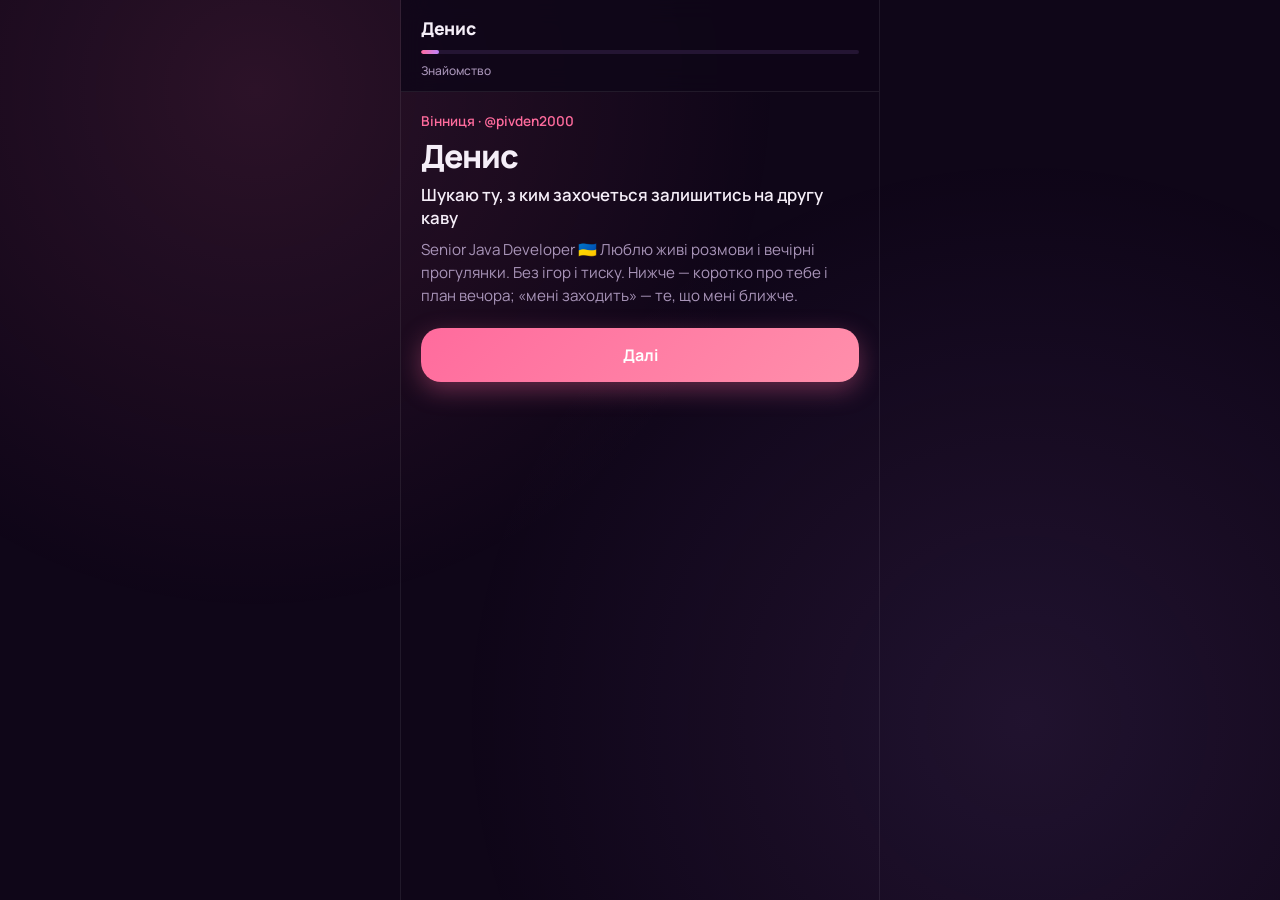
<file: index.html>
<!DOCTYPE html>
<html lang="uk">
<head>
  <meta charset="UTF-8">
  <meta name="viewport" content="width=device-width, initial-scale=1.0, maximum-scale=1.0, user-scalable=no">
  <meta name="theme-color" content="#1a0a2e">
  <meta name="description" content="Денис · побачення у Вінниці">
  <title>Денис · Вінниця</title>
  <link rel="icon" href="favicon.svg" type="image/svg+xml">
  <link rel="apple-touch-icon" href="favicon.svg">
  <link rel="preconnect" href="https://fonts.googleapis.com">
  <link rel="preconnect" href="https://fonts.gstatic.com" crossorigin>
  <link href="https://fonts.googleapis.com/css2?family=Manrope:wght@400;500;600;700;800&display=swap" rel="stylesheet">
  <link rel="stylesheet" href="css/style.css">
</head>
<body>
  <div class="app">
    <header class="header" id="header">
      <div class="header__brand" id="brand"></div>
      <div class="header__progress">
        <div class="header__progress-bar" id="progressBar"></div>
      </div>
      <div class="header__step" id="stepLabel"></div>
    </header>

    <main class="main" id="main">
      <!-- Intro: her photos + short bio -->
      <section class="step step--active" data-screen="intro">
        <div class="intro">
          <div class="intro__gallery" id="introGallery">
            <div class="intro__slides" id="introSlides"></div>
            <button type="button" class="intro__nav intro__nav--prev" id="introPrev" aria-label="Previous photo"></button>
            <button type="button" class="intro__nav intro__nav--next" id="introNext" aria-label="Next photo"></button>
            <div class="intro__counter" id="introCounter"></div>
          </div>
          <div class="intro__dots" id="introDots"></div>
          <div class="intro__meta" id="introMeta"></div>
          <h1 class="intro__title" id="introTitle"></h1>
          <p class="intro__tagline" id="introTagline"></p>
          <p class="intro__text" id="introText"></p>
          <button class="btn btn--primary btn--large" id="startBtn"></button>
        </div>
      </section>

      <!-- When -->
      <section class="step" data-screen="when">
        <h2 class="step__title" id="whenTitle"></h2>
        <p class="step__subtitle" id="whenSub"></p>
        <form class="form" id="datetimeForm">
          <label class="field">
            <span class="field__label" id="labelDate"></span>
            <input class="field__input" type="date" name="date" id="dateInput" required>
          </label>
          <label class="field">
            <span class="field__label" id="labelTime"></span>
            <input class="field__input" type="time" name="time" id="timeInput" value="19:00" required>
          </label>
          <div class="chips" id="timeChips">
            <button type="button" class="chip" data-time="17:00">17:00</button>
            <button type="button" class="chip" data-time="18:00">18:00</button>
            <button type="button" class="chip chip--active" data-time="19:00">19:00</button>
            <button type="button" class="chip" data-time="20:00">20:00</button>
            <button type="button" class="chip" data-time="21:00">21:00</button>
          </div>
          <button class="btn btn--primary btn--large" type="submit" id="datetimeNextBtn"></button>
        </form>
      </section>

      <!-- Branching choices (reused) -->
      <section class="step" data-screen="question">
        <h2 class="step__title" id="questionTitle"></h2>
        <p class="step__subtitle" id="questionSub"></p>
        <div class="choice" id="choiceList"></div>
        <button class="btn btn--primary btn--large choice__next" id="multiNextBtn" type="button" hidden disabled></button>
      </section>

      <!-- Application -->
      <section class="step" data-screen="apply">
        <h2 class="step__title" id="applyTitle"></h2>
        <p class="step__subtitle" id="applySub"></p>
        <div class="summary__card" id="previewCard"></div>
        <form class="form" id="applyForm">
          <label class="field">
            <span class="field__label" id="labelInstagram"></span>
            <input class="field__input" type="text" name="instagram" id="instagramInput" required inputmode="text" autocomplete="username" maxlength="40">
          </label>
          <label class="field">
            <span class="field__label" id="labelWhyMe"></span>
            <textarea class="field__textarea field__textarea--short" name="whyMe" id="whyMeInput" rows="3" maxlength="400"></textarea>
          </label>
          <button class="btn btn--primary btn--large" type="submit" id="submitBtn"></button>
        </form>
      </section>

      <!-- Match -->
      <section class="step" data-screen="match">
        <div class="match">
          <div class="match__photos">
            <div class="match__photo match__photo--me" id="matchPhotoMe"></div>
            <div class="match__heart">💕</div>
            <div class="match__photo match__photo--her" id="matchPhotoHer"></div>
          </div>
          <h2 class="match__title">It's a match!</h2>
          <p class="match__sub" id="matchSub"></p>
          <button class="btn btn--primary btn--large" id="matchContinueBtn">Далі</button>
        </div>
      </section>

      <!-- Done -->
      <section class="step" data-screen="done">
        <div class="done">
          <div class="done__icon">💌</div>
          <h2 class="step__title" id="doneTitle"></h2>
          <p class="step__subtitle" id="doneText"></p>
          <a class="done__instagram" id="doneInstagram" href="" target="_blank"></a>
          <p class="done__hint" id="doneHint"></p>
        </div>
      </section>
    </main>
  </div>

  <div class="toast" id="toast"></div>

  <script src="js/config.js?v=19"></script>
  <script src="js/crypto.js?v=19"></script>
  <script src="js/storage.js?v=19"></script>
  <script src="js/i18n.js?v=19"></script>
  <script src="js/data.js?v=19"></script>
  <script src="js/app.js?v=19"></script>
</body>
</html>
</file>
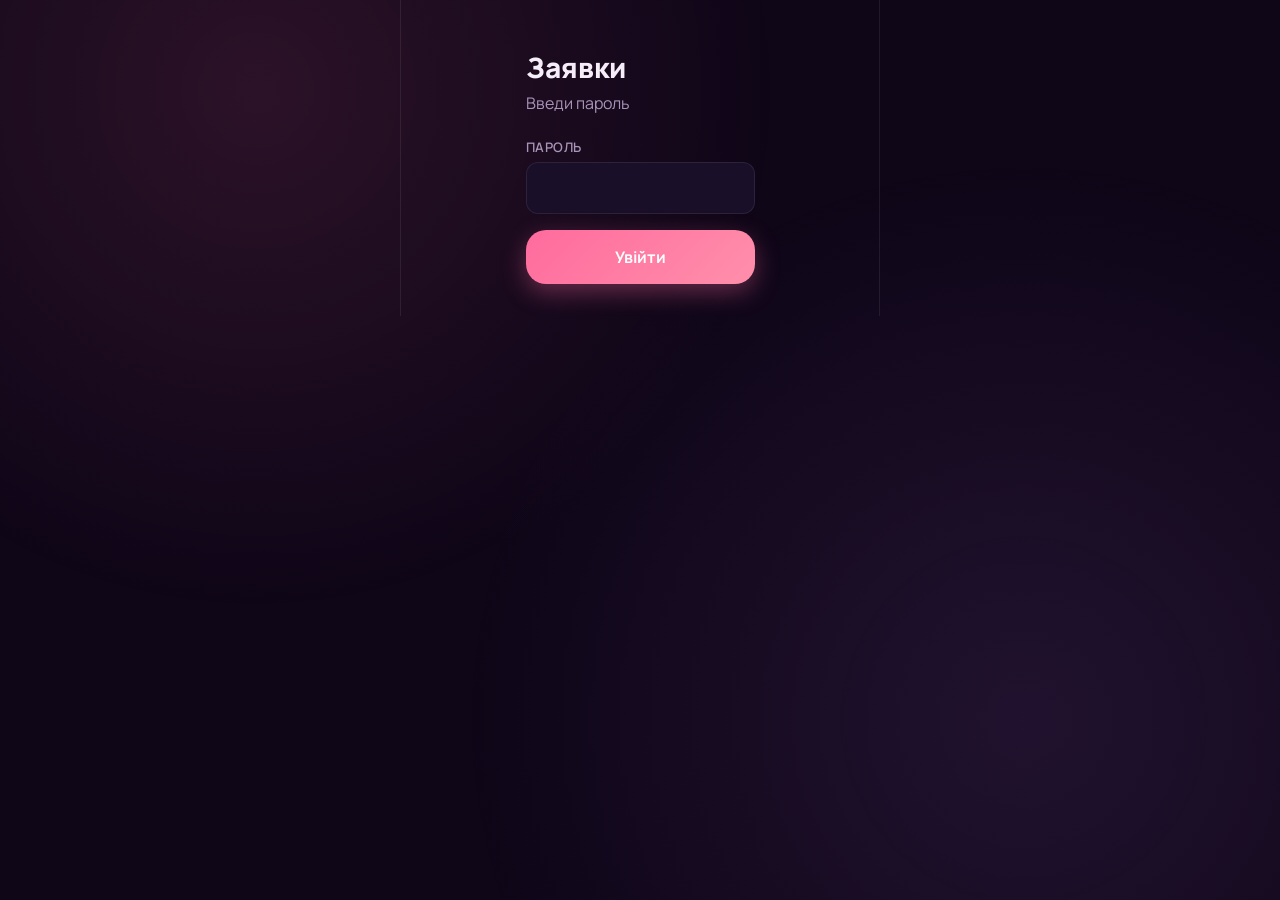
<file: inbox.html>
<!DOCTYPE html>
<html lang="uk">
<head>
  <meta charset="UTF-8">
  <meta name="viewport" content="width=device-width, initial-scale=1.0">
  <meta name="robots" content="noindex">
  <meta name="theme-color" content="#1a0a2e">
  <title>Заявки</title>
  <link rel="icon" href="favicon.svg" type="image/svg+xml">
  <link rel="apple-touch-icon" href="favicon.svg">
  <link rel="preconnect" href="https://fonts.googleapis.com">
  <link href="https://fonts.googleapis.com/css2?family=Manrope:wght@400;500;600;700;800&display=swap" rel="stylesheet">
  <link rel="stylesheet" href="css/style.css">
  <link rel="stylesheet" href="css/inbox.css">
</head>
<body>
  <div class="app inbox-app">
    <section class="inbox-login" id="loginScreen">
      <h1 class="inbox-login__title">Заявки</h1>
      <p class="inbox-login__sub">Введи пароль</p>
      <form class="form" id="loginForm">
        <label class="field">
          <span class="field__label">Пароль</span>
          <input class="field__input" type="password" id="passwordInput" autocomplete="current-password" required>
        </label>
        <p class="inbox-login__error" id="loginError" hidden>Невірний пароль</p>
        <button class="btn btn--primary btn--large" type="submit">Увійти</button>
      </form>
    </section>

    <div id="inboxScreen">
      <header class="header">
        <div class="header__brand">Заявки</div>
        <div class="inbox-toolbar">
          <button type="button" class="btn btn--ghost" id="logoutBtn">Вийти</button>
          <button type="button" class="btn btn--primary" id="refreshBtn">Оновити</button>
        </div>
      </header>

      <main class="inbox-main">
        <div class="inbox-tabs" role="tablist">
          <button type="button" class="inbox-tab inbox-tab--active" data-folder="active" id="tabActive">Вхідні</button>
          <button type="button" class="inbox-tab" data-folder="trash" id="tabTrash">Корзина</button>
        </div>
        <p class="inbox-status" id="status">Завантаження…</p>
        <div class="inbox-list" id="list"></div>
      </main>
    </div>
  </div>

  <script src="js/config.js?v=17"></script>
  <script src="js/crypto.js?v=17"></script>
  <script src="js/storage.js?v=17"></script>
  <script src="js/inbox.js?v=17"></script>
</body>
</html>
</file>
<file: css/style.css>
*,
*::before,
*::after {
  box-sizing: border-box;
  margin: 0;
  padding: 0;
}

:root {
  --bg: #0f0618;
  --bg-card: #1a0f28;
  --bg-elevated: #241533;
  --text: #f5eef8;
  --text-muted: #a894b8;
  --accent: #ff6b9d;
  --accent-soft: rgba(255, 107, 157, 0.15);
  --accent-2: #c084fc;
  --yes: #34d399;
  --no: #f87171;
  --border: rgba(255, 255, 255, 0.08);
  --radius: 20px;
  --radius-sm: 12px;
  --shadow: 0 20px 60px rgba(0, 0, 0, 0.45);
  --font: 'Manrope', system-ui, -apple-system, sans-serif;
  --header-h: 72px;
  --safe-bottom: env(safe-area-inset-bottom, 0px);
}

html, body {
  height: 100%;
  overflow: hidden;
}

body {
  font-family: var(--font);
  background: var(--bg);
  color: var(--text);
  -webkit-font-smoothing: antialiased;
  touch-action: manipulation;
}

body::before {
  content: '';
  position: fixed;
  inset: 0;
  background:
    radial-gradient(circle at 20% 10%, rgba(255, 107, 157, 0.12), transparent 40%),
    radial-gradient(circle at 80% 80%, rgba(192, 132, 252, 0.1), transparent 45%);
  pointer-events: none;
  z-index: 0;
}

.app {
  position: relative;
  z-index: 1;
  height: 100%;
  max-width: 480px;
  margin: 0 auto;
  display: flex;
  flex-direction: column;
}

/* Header */
.header {
  flex-shrink: 0;
  padding: 16px 20px 12px;
  background: rgba(15, 6, 24, 0.85);
  backdrop-filter: blur(12px);
  border-bottom: 1px solid var(--border);
}

.header__brand {
  font-weight: 800;
  font-size: 1.1rem;
  letter-spacing: -0.02em;
  margin-bottom: 10px;
}

.header__progress {
  height: 4px;
  background: var(--bg-elevated);
  border-radius: 999px;
  overflow: hidden;
}

.header__progress-bar {
  height: 100%;
  width: 0%;
  background: linear-gradient(90deg, var(--accent), var(--accent-2));
  border-radius: 999px;
  transition: width 0.35s ease;
}

.header__step {
  margin-top: 8px;
  font-size: 0.75rem;
  color: var(--text-muted);
  font-weight: 500;
}

/* Main */
.main {
  flex: 1;
  overflow: hidden;
  position: relative;
}

.step {
  position: absolute;
  inset: 0;
  padding: 20px;
  padding-bottom: calc(20px + var(--safe-bottom));
  overflow-y: auto;
  opacity: 0;
  visibility: hidden;
  transform: translateX(30px);
  transition: opacity 0.3s ease, transform 0.3s ease, visibility 0.3s;
  scrollbar-width: none;
  -ms-overflow-style: none;
}

.step::-webkit-scrollbar {
  display: none;
  width: 0;
  height: 0;
}

.step--active {
  opacity: 1;
  visibility: visible;
  transform: translateX(0);
}

.step__title {
  font-size: 1.65rem;
  font-weight: 800;
  letter-spacing: -0.03em;
  line-height: 1.15;
  margin-bottom: 6px;
}

.step__subtitle {
  color: var(--text-muted);
  font-size: 0.95rem;
  margin-bottom: 24px;
  line-height: 1.45;
}

/* Intro (her profile) */
.intro {
  display: flex;
  flex-direction: column;
  min-height: 100%;
  padding-bottom: 8px;
}

.intro__gallery {
  position: relative;
  width: 100%;
  aspect-ratio: 3 / 4;
  max-height: min(52vh, 420px);
  border-radius: var(--radius);
  overflow: hidden;
  box-shadow: var(--shadow);
  margin-bottom: 12px;
  background: var(--bg-card);
  user-select: none;
  touch-action: pan-y;
}

.intro__slides {
  position: absolute;
  inset: 0;
}

.intro__slide {
  position: absolute;
  inset: 0;
  background-size: cover;
  background-position: center top;
  opacity: 0;
  transition: opacity 0.25s ease;
  pointer-events: none;
}

.intro__slide--active {
  opacity: 1;
}

.intro__nav {
  position: absolute;
  top: 0;
  bottom: 0;
  width: 42%;
  border: none;
  padding: 0;
  margin: 0;
  background: transparent;
  cursor: pointer;
  z-index: 2;
  -webkit-tap-highlight-color: transparent;
}

.intro__nav--prev { left: 0; }
.intro__nav--next { right: 0; }

.intro__nav[hidden] {
  display: none;
}

.intro__counter {
  position: absolute;
  right: 12px;
  bottom: 12px;
  z-index: 3;
  padding: 4px 10px;
  border-radius: 999px;
  background: rgba(0, 0, 0, 0.45);
  color: #fff;
  font-size: 0.75rem;
  font-weight: 700;
  pointer-events: none;
}

.intro__dots {
  display: flex;
  justify-content: center;
  gap: 6px;
  margin-bottom: 14px;
}

.intro__dot {
  width: 7px;
  height: 7px;
  border-radius: 999px;
  border: none;
  padding: 0;
  background: rgba(255, 255, 255, 0.25);
  cursor: pointer;
  transition: width 0.2s, background 0.2s;
}

.intro__dot--active {
  width: 18px;
  background: var(--accent);
}

.intro__meta {
  font-size: 0.85rem;
  font-weight: 600;
  color: var(--accent);
  margin-bottom: 4px;
}

.intro__title {
  font-size: 2rem;
  font-weight: 800;
  letter-spacing: -0.03em;
  margin-bottom: 6px;
}

.intro__tagline {
  font-size: 1.05rem;
  font-weight: 600;
  line-height: 1.35;
  margin-bottom: 10px;
}

.intro__text {
  color: var(--text-muted);
  line-height: 1.5;
  margin-bottom: 20px;
  font-size: 0.95rem;
}

/* Story about her */
.story {
  margin-bottom: 16px;
}

.story-card {
  border-radius: var(--radius);
  overflow: hidden;
  background: var(--bg-card);
  border: 1px solid var(--border);
  box-shadow: var(--shadow);
}

.story-card__photo {
  width: 100%;
  aspect-ratio: 4 / 5;
  max-height: min(48vh, 380px);
  background-size: cover;
  background-position: center top;
}

.story-card__body {
  padding: 18px 18px 20px;
}

.story-card__caption {
  font-size: 1.25rem;
  font-weight: 800;
  margin-bottom: 6px;
}

.story-card__text {
  color: var(--text-muted);
  line-height: 1.5;
  font-size: 0.95rem;
}

.story__nav {
  display: flex;
  align-items: center;
  gap: 12px;
}

.story__nav .btn--primary {
  flex: 1;
}

.story__counter {
  font-size: 0.85rem;
  color: var(--text-muted);
  font-weight: 600;
  min-width: 48px;
  text-align: center;
}

.story__nav .btn--ghost:disabled {
  opacity: 0.3;
}

/* Form */
.form {
  display: flex;
  flex-direction: column;
  gap: 16px;
}

.field {
  display: flex;
  flex-direction: column;
  gap: 6px;
}

.field__label {
  font-size: 0.82rem;
  font-weight: 600;
  color: var(--text-muted);
  text-transform: uppercase;
  letter-spacing: 0.04em;
}

.field__input,
.field__select,
.field__textarea {
  width: 100%;
  padding: 14px 16px;
  border-radius: var(--radius-sm);
  border: 1px solid var(--border);
  background: var(--bg-card);
  color: var(--text);
  font: inherit;
  font-size: 1rem;
  outline: none;
  transition: border-color 0.2s, box-shadow 0.2s;
}

.field__input:focus,
.field__select:focus,
.field__textarea:focus {
  border-color: var(--accent);
  box-shadow: 0 0 0 3px var(--accent-soft);
}

.field__select {
  appearance: none;
  background-image: url("data:image/svg+xml,%3Csvg xmlns='http://www.w3.org/2000/svg' width='12' height='8' viewBox='0 0 12 8'%3E%3Cpath fill='%23a894b8' d='M1 1l5 5 5-5'/%3E%3C/svg%3E");
  background-repeat: no-repeat;
  background-position: right 16px center;
  padding-right: 40px;
}

.field__textarea {
  resize: vertical;
  min-height: 180px;
  line-height: 1.5;
  font-size: 0.9rem;
}

.field__textarea--short {
  min-height: 88px;
}

/* Buttons */
.btn {
  display: inline-flex;
  align-items: center;
  justify-content: center;
  gap: 8px;
  padding: 14px 24px;
  border: none;
  border-radius: var(--radius-sm);
  font: inherit;
  font-weight: 700;
  font-size: 1rem;
  cursor: pointer;
  transition: transform 0.15s, opacity 0.15s, background 0.15s;
  -webkit-tap-highlight-color: transparent;
}

.btn:active {
  transform: scale(0.97);
}

.btn--primary {
  background: linear-gradient(135deg, var(--accent), #ff8fab);
  color: #fff;
  box-shadow: 0 8px 24px rgba(255, 107, 157, 0.35);
}

.btn--secondary {
  background: #229ed9;
  color: #fff;
  box-shadow: 0 8px 24px rgba(34, 158, 217, 0.3);
}

.btn--ghost {
  background: transparent;
  color: var(--text-muted);
  padding: 10px;
}

.btn--large {
  width: 100%;
  padding: 16px 24px;
  border-radius: var(--radius);
}

.btn:disabled {
  opacity: 0.4;
  cursor: not-allowed;
  transform: none;
}

/* Chips */
.chips {
  display: flex;
  flex-wrap: wrap;
  gap: 8px;
}

.chip {
  padding: 8px 16px;
  border-radius: 999px;
  border: 1px solid var(--border);
  background: var(--bg-card);
  color: var(--text);
  font: inherit;
  font-size: 0.9rem;
  font-weight: 600;
  cursor: pointer;
  transition: all 0.15s;
}

.chip--active {
  border-color: var(--accent);
  background: var(--accent-soft);
  color: var(--accent);
}

/* Branching choices */
.choice {
  display: flex;
  flex-direction: column;
  gap: 10px;
  padding-bottom: 12px;
}

.choice--grid {
  display: grid;
  grid-template-columns: 1fr 1fr;
  gap: 10px;
}

.choice--grid .choice__photo {
  height: min(18vh, 110px);
}

.choice--grid .choice__title {
  font-size: 0.95rem;
}

.choice--grid .choice__desc {
  font-size: 0.78rem;
}

.choice--grid .choice__body {
  padding: 10px 12px 12px;
}

.choice__or {
  text-align: center;
  font-size: 0.8rem;
  font-weight: 800;
  letter-spacing: 0.12em;
  text-transform: uppercase;
  color: var(--text-muted);
}

.choice__card {
  position: relative;
  display: block;
  width: 100%;
  padding: 0;
  border: 2px solid var(--border);
  border-radius: var(--radius);
  overflow: hidden;
  background: var(--bg-card);
  color: inherit;
  font: inherit;
  text-align: left;
  cursor: pointer;
  transition: border-color 0.2s, transform 0.2s cubic-bezier(0.34, 1.56, 0.64, 1), opacity 0.25s, box-shadow 0.2s;
  -webkit-tap-highlight-color: transparent;
}

.choice__card--enter {
  animation: cardEnter 0.35s ease both;
}

@keyframes cardEnter {
  from {
    opacity: 0;
    transform: translateY(12px) scale(0.96);
  }
  to {
    opacity: 1;
    transform: translateY(0) scale(1);
  }
}

.choice__card--pulse {
  animation: cardPulse 0.35s cubic-bezier(0.34, 1.56, 0.64, 1);
}

@keyframes cardPulse {
  0% { transform: scale(1); }
  40% { transform: scale(1.04); }
  100% { transform: scale(1); }
}

.choice__card:active {
  transform: scale(0.97);
}

.choice__card:hover {
  border-color: rgba(255, 107, 157, 0.45);
}

.choice__card--recommended {
  border-color: rgba(255, 107, 157, 0.55);
  box-shadow: 0 0 0 1px rgba(255, 107, 157, 0.25), 0 8px 24px rgba(255, 107, 157, 0.12);
}

.choice__badge {
  position: absolute;
  top: 10px;
  left: 10px;
  z-index: 2;
  padding: 4px 10px;
  border-radius: 999px;
  background: linear-gradient(135deg, var(--accent), #ff8fab);
  color: #fff;
  font-size: 0.68rem;
  font-weight: 800;
  letter-spacing: 0.02em;
  box-shadow: 0 4px 12px rgba(255, 107, 157, 0.4);
}

.choice__card--picked {
  border-color: var(--accent);
  box-shadow: 0 0 0 1px var(--accent), 0 12px 28px rgba(255, 107, 157, 0.25);
  transform: scale(1.02);
}

.choice__card--lost {
  opacity: 0.3;
  transform: scale(0.94);
  filter: grayscale(0.4);
}

.choice__card--checked {
  border-color: var(--accent);
  box-shadow: 0 0 0 1px var(--accent), 0 8px 24px rgba(255, 107, 157, 0.15);
  transform: scale(1.01);
}

.choice__check {
  position: absolute;
  top: 10px;
  right: 10px;
  z-index: 2;
  width: 26px;
  height: 26px;
  border-radius: 8px;
  border: 2px solid rgba(255, 255, 255, 0.85);
  background: rgba(0, 0, 0, 0.35);
  box-shadow: 0 2px 8px rgba(0, 0, 0, 0.25);
}

.choice__check::after {
  content: '';
  position: absolute;
  inset: 0;
  margin: auto;
  width: 12px;
  height: 7px;
  border-left: 2.5px solid #fff;
  border-bottom: 2.5px solid #fff;
  transform: rotate(-45deg) translate(1px, -1px);
  opacity: 0;
}

.choice__card--checked .choice__check {
  background: var(--accent);
  border-color: var(--accent);
}

.choice__card--checked .choice__check::after {
  opacity: 1;
}

.choice__card--recommended .choice__check {
  top: 40px;
}

.choice__next {
  margin-top: 16px;
}

.choice__next[hidden] {
  display: none !important;
}

.choice__photo {
  width: 100%;
  height: min(28vh, 180px);
  background-size: cover;
  background-position: center;
  background-color: var(--bg-elevated);
}

.choice__body {
  padding: 14px 16px 16px;
}

.choice__title {
  font-size: 1.15rem;
  font-weight: 800;
  letter-spacing: -0.02em;
  margin-bottom: 4px;
}

.choice__desc {
  font-size: 0.9rem;
  color: var(--text-muted);
  line-height: 1.4;
}

/* Summary / preview / done */
.summary__card {
  background: var(--bg-card);
  border: 1px solid var(--border);
  border-radius: var(--radius);
  padding: 0 0 8px;
  margin-bottom: 20px;
  overflow: hidden;
}

.preview-place {
  height: 140px;
  background-size: cover;
  background-position: center;
  position: relative;
  margin-bottom: 4px;
}

.preview-place__label {
  position: absolute;
  left: 0;
  right: 0;
  bottom: 0;
  padding: 16px 16px 12px;
  background: linear-gradient(to top, rgba(0,0,0,0.8), transparent);
  font-weight: 800;
  font-size: 1.1rem;
}

.summary__card .summary__row {
  padding-left: 16px;
  padding-right: 16px;
}

.done {
  display: flex;
  flex-direction: column;
  align-items: center;
  text-align: center;
  padding-top: 48px;
}

.done__icon {
  font-size: 3rem;
  margin-bottom: 12px;
}

.done__hint {
  margin-top: 24px;
  color: var(--text-muted);
  font-size: 0.9rem;
}

.done__instagram {
  display: inline-flex;
  align-items: center;
  gap: 8px;
  margin-top: 20px;
  padding: 12px 24px;
  background: linear-gradient(45deg, #f09433, #e6683c, #dc2743, #cc2366, #bc1888);
  color: #fff;
  font-weight: 700;
  font-size: 1rem;
  border-radius: 999px;
  text-decoration: none;
  transition: transform 0.2s, box-shadow 0.2s;
}

.done__instagram:hover {
  transform: scale(1.05);
  box-shadow: 0 4px 20px rgba(225, 48, 108, 0.4);
}

.done__instagram::before {
  content: '';
  width: 20px;
  height: 20px;
  background: url("data:image/svg+xml,%3Csvg xmlns='http://www.w3.org/2000/svg' viewBox='0 0 24 24' fill='white'%3E%3Cpath d='M12 2.163c3.204 0 3.584.012 4.85.07 3.252.148 4.771 1.691 4.919 4.919.058 1.265.069 1.645.069 4.849 0 3.205-.012 3.584-.069 4.849-.149 3.225-1.664 4.771-4.919 4.919-1.266.058-1.644.07-4.85.07-3.204 0-3.584-.012-4.849-.07-3.26-.149-4.771-1.699-4.919-4.92-.058-1.265-.07-1.644-.07-4.849 0-3.204.013-3.583.07-4.849.149-3.227 1.664-4.771 4.919-4.919 1.266-.057 1.645-.069 4.849-.069zm0-2.163c-3.259 0-3.667.014-4.947.072-4.358.2-6.78 2.618-6.98 6.98-.059 1.281-.073 1.689-.073 4.948 0 3.259.014 3.668.072 4.948.2 4.358 2.618 6.78 6.98 6.98 1.281.058 1.689.072 4.948.072 3.259 0 3.668-.014 4.948-.072 4.354-.2 6.782-2.618 6.979-6.98.059-1.28.073-1.689.073-4.948 0-3.259-.014-3.667-.072-4.947-.196-4.354-2.617-6.78-6.979-6.98-1.281-.059-1.69-.073-4.949-.073zm0 5.838c-3.403 0-6.162 2.759-6.162 6.162s2.759 6.163 6.162 6.163 6.162-2.759 6.162-6.163c0-3.403-2.759-6.162-6.162-6.162zm0 10.162c-2.209 0-4-1.79-4-4 0-2.209 1.791-4 4-4s4 1.791 4 4c0 2.21-1.791 4-4 4zm6.406-11.845c-.796 0-1.441.645-1.441 1.44s.645 1.44 1.441 1.44c.795 0 1.439-.645 1.439-1.44s-.644-1.44-1.439-1.44z'/%3E%3C/svg%3E") no-repeat center;
  background-size: contain;
}

/* Match screen */
.match {
  display: flex;
  flex-direction: column;
  align-items: center;
  text-align: center;
  padding: 48px 20px;
}

.match__photos {
  display: flex;
  align-items: center;
  justify-content: center;
  gap: 0;
  margin-bottom: 24px;
}

.match__photo {
  width: 120px;
  height: 120px;
  border-radius: 50%;
  background-size: cover;
  background-position: center;
  border: 4px solid var(--bg-elevated);
  box-shadow: 0 4px 20px rgba(0, 0, 0, 0.3);
  animation: matchPop 0.5s ease-out both;
}

.match__photo--me {
  animation-delay: 0.1s;
}

.match__photo--her {
  animation-delay: 0.3s;
  background-color: var(--bg-elevated);
}

.match__heart {
  font-size: 2rem;
  margin: 0 -10px;
  z-index: 1;
  animation: heartBeat 0.6s ease-out 0.5s both;
}

@keyframes matchPop {
  0% { transform: scale(0); opacity: 0; }
  70% { transform: scale(1.1); }
  100% { transform: scale(1); opacity: 1; }
}

@keyframes heartBeat {
  0% { transform: scale(0); }
  50% { transform: scale(1.3); }
  100% { transform: scale(1); }
}

.match__title {
  font-size: 2rem;
  font-weight: 800;
  background: linear-gradient(135deg, var(--accent) 0%, #ff6b9d 100%);
  -webkit-background-clip: text;
  -webkit-text-fill-color: transparent;
  background-clip: text;
  margin-bottom: 12px;
  animation: fadeInUp 0.5s ease-out 0.7s both;
}

.match__sub {
  color: var(--text-muted);
  font-size: 1rem;
  margin-bottom: 32px;
  animation: fadeInUp 0.5s ease-out 0.9s both;
}

@keyframes fadeInUp {
  from { opacity: 0; transform: translateY(20px); }
  to { opacity: 1; transform: translateY(0); }
}

.summary__row {
  display: flex;
  gap: 12px;
  padding: 10px 0;
  border-bottom: 1px solid var(--border);
  font-size: 0.95rem;
}

.summary__row:last-child {
  border-bottom: none;
}

.summary__row-icon {
  flex-shrink: 0;
  width: 24px;
  text-align: center;
}

.summary__row-label {
  color: var(--text-muted);
  font-size: 0.8rem;
  display: block;
  margin-bottom: 2px;
}

.summary__actions {
  display: flex;
  flex-direction: column;
  gap: 10px;
  margin-top: 16px;
}

.summary__hint {
  text-align: center;
  font-size: 0.82rem;
  color: var(--text-muted);
  margin-top: 12px;
  min-height: 1.2em;
}

/* Toast */
.toast {
  position: fixed;
  bottom: calc(24px + var(--safe-bottom));
  left: 50%;
  transform: translateX(-50%) translateY(100px);
  background: var(--bg-elevated);
  border: 1px solid var(--border);
  padding: 12px 24px;
  border-radius: 999px;
  font-size: 0.9rem;
  font-weight: 600;
  box-shadow: var(--shadow);
  opacity: 0;
  transition: transform 0.3s ease, opacity 0.3s ease;
  z-index: 1000;
  pointer-events: none;
  white-space: nowrap;
}

.toast--visible {
  transform: translateX(-50%) translateY(0);
  opacity: 1;
}

@media (min-width: 481px) {
  .app {
    border-left: 1px solid var(--border);
    border-right: 1px solid var(--border);
  }
}
</file>
<file: css/inbox.css>
.inbox-app {
  height: auto;
  min-height: 100%;
}

.inbox-login {
  padding: 48px 20px 32px;
  max-width: 360px;
  margin: 0 auto;
}

.inbox-login__title {
  font-size: 1.75rem;
  font-weight: 800;
  margin-bottom: 6px;
}

.inbox-login__sub {
  color: var(--text-muted);
  margin-bottom: 24px;
}

.inbox-login__error {
  color: var(--no);
  font-size: 0.9rem;
  font-weight: 600;
  margin: -4px 0 8px;
}

.inbox-app .header {
  display: flex;
  align-items: center;
  justify-content: space-between;
  gap: 12px;
}

.inbox-app .header__brand {
  margin-bottom: 0;
}

.inbox-toolbar .btn {
  padding: 10px 16px;
  font-size: 0.9rem;
}

.inbox-main {
  padding: 16px 20px 32px;
}

.inbox-tabs {
  display: flex;
  gap: 8px;
  margin-bottom: 14px;
}

.inbox-tab {
  flex: 1;
  padding: 10px 12px;
  border-radius: 999px;
  border: 1px solid var(--border);
  background: var(--bg-card);
  color: var(--text-muted);
  font: inherit;
  font-size: 0.9rem;
  font-weight: 700;
  cursor: pointer;
}

.inbox-tab--active {
  color: #fff;
  border-color: transparent;
  background: linear-gradient(135deg, var(--accent), #ff8fab);
}

.inbox-card__footer {
  display: flex;
  align-items: center;
  justify-content: space-between;
  gap: 12px;
  margin-top: 10px;
}

.inbox-card__footer .inbox-card__meta {
  margin-top: 0;
}

.inbox-card__action {
  flex-shrink: 0;
  padding: 8px 14px;
  font-size: 0.85rem;
}

.inbox-status {
  color: var(--text-muted);
  font-size: 0.9rem;
  margin-bottom: 16px;
}

.inbox-list {
  display: flex;
  flex-direction: column;
  gap: 12px;
}

.inbox-card {
  background: var(--bg-card);
  border: 1px solid var(--border);
  border-radius: var(--radius);
  padding: 16px;
}

.inbox-card__top {
  display: flex;
  justify-content: space-between;
  align-items: baseline;
  gap: 12px;
  margin-bottom: 12px;
}

.inbox-card__insta {
  font-weight: 800;
  font-size: 1.15rem;
  color: var(--accent);
  text-decoration: none;
}

.inbox-card__time {
  font-size: 0.78rem;
  color: var(--text-muted);
  white-space: nowrap;
}

.inbox-card__row {
  font-size: 0.92rem;
  line-height: 1.45;
  padding: 8px 0;
  border-top: 1px solid var(--border);
}

.inbox-card__row span {
  display: block;
  font-size: 0.72rem;
  font-weight: 700;
  text-transform: uppercase;
  letter-spacing: 0.04em;
  color: var(--text-muted);
  margin-bottom: 3px;
}

.inbox-card__value {
  color: var(--text);
  word-break: break-word;
  overflow-wrap: anywhere;
  line-height: 1.4;
}

.inbox-card__meta {
  margin-top: 10px;
  font-size: 0.75rem;
  color: var(--text-muted);
}

.inbox-card__device {
  margin-top: 4px;
  border-top: 1px solid var(--border);
  padding-top: 10px;
}

.inbox-card__device summary {
  cursor: pointer;
  font-weight: 700;
  font-size: 0.88rem;
  color: var(--accent);
  list-style: none;
  padding: 4px 0;
  user-select: none;
}

.inbox-card__device summary::-webkit-details-marker {
  display: none;
}

.inbox-card__device summary::before {
  content: '▸ ';
}

.inbox-card__device[open] summary::before {
  content: '▾ ';
}

.inbox-card__extra {
  margin-top: 4px;
  padding: 4px 12px 8px;
  border-radius: var(--radius-sm);
  background: var(--bg-elevated);
  border: 1px solid var(--border);
}

.inbox-card__row--extra {
  padding: 8px 0;
}

.inbox-card__row--extra:first-child {
  border-top: none;
}

.inbox-card__row--extra .inbox-card__value {
  font-size: 0.88rem;
}

html, body {
  height: auto;
  overflow: auto;
}
</file>
